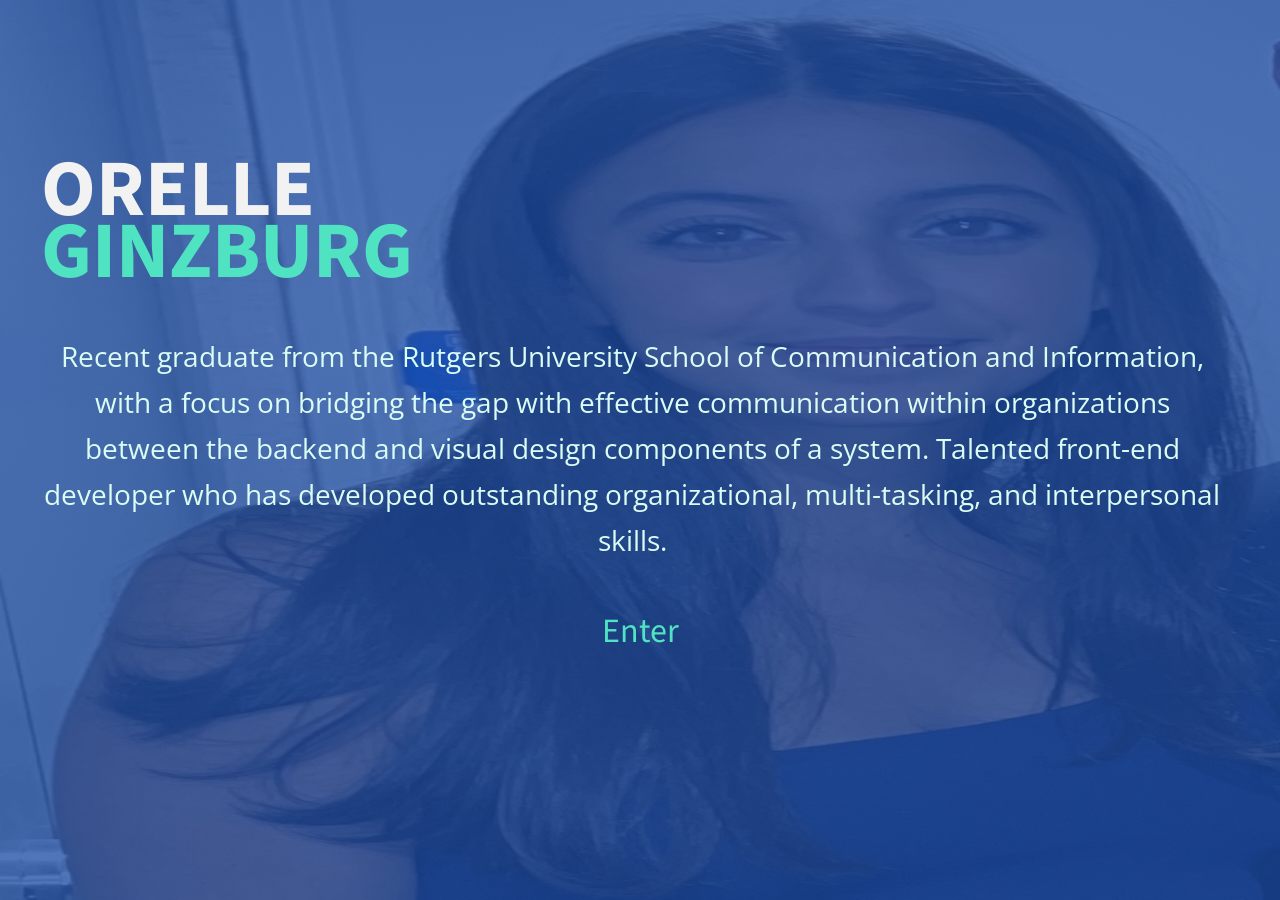
<file: index.html>
<!DOCTYPE html>
<html lang="en">
   <head>
      <meta charset="UTF-8" />
      <meta content="ie=edge" http-equiv="X-UA-Compatible" />
      <!-- PLEASE FILL IN YOUR NAME IN THE TITLE-->
      <title>
         Orelle Ginzburg
      </title>
      <!-- CSS is already linked for you-->
      <link rel="preconnect" href="https://fonts.gstatic.com" />

      <link href="https://fonts.googleapis.com/css2?family=Open+Sans:ital,wght@0,300;0,400;0,600;0,700;0,800;1,300;1,400;1,600;1,700;1,800&family=Source+Sans+Pro:wght@900&display=swap" rel="stylesheet" />

      <link href="styles/normalize.css" rel="stylesheet" />
      <link href="styles/main.css" rel="stylesheet" />

      <script src="scripts/main.js" defer></script>
   </head>
   <body class="index">
      <h1>ORELLE</h1>
      <h2>GINZBURG</h2>

      <div class="container">
         <p>Recent graduate from the Rutgers University School of Communication and Information, with a focus on bridging the gap with effective communication within organizations between the backend and visual design components of a system. Talented front-end developer who has developed outstanding organizational, multi-tasking, and interpersonal skills.</p>
         <a href="experience.html">Enter</a>
      </div>

      <!--Navigation Bars: aka--hamburger nav
      <svg xmlns="http://www.w3.org/2000/svg" width="24" height="24" viewBox="0 0 24 24" fill="none" stroke="#000000" stroke-width="2" stroke-linecap="round" stroke-linejoin="round">
         <line x1="3" y1="12" x2="21" y2="12"></line>
         <line x1="3" y1="6" x2="21" y2="6"></line>
         <line x1="3" y1="18" x2="21" y2="18"></line>
      </svg>

      
      <svg xmlns="http://www.w3.org/2000/svg" width="24" height="24" viewBox="0 0 24 24" fill="none" stroke="#000000" stroke-width="2" stroke-linecap="round" stroke-linejoin="round">
         <polyline points="16 18 22 12 16 6"></polyline>
         <polyline points="8 6 2 12 8 18"></polyline>
      </svg>

      
      <svg xmlns="http://www.w3.org/2000/svg" width="24" height="24" viewBox="0 0 24 24" fill="none" stroke="#000000" stroke-width="2" stroke-linecap="round" stroke-linejoin="round">
         <g fill="none" fill-rule="evenodd"><path d="M18 14v5a2 2 0 0 1-2 2H5a2 2 0 0 1-2-2V8c0-1.1.9-2 2-2h5M15 3h6v6M10 14L20.2 3.8" /></g>
      </svg>

      <
      <svg xmlns="http://www.w3.org/2000/svg" width="24" height="24" viewBox="0 0 24 24" fill="#000"><path d="M22.23 0H1.77C.8 0 0 .77 0 1.72v20.56C0 23.23.8 24 1.77 24h20.46c.98 0 1.77-.77 1.77-1.72V1.72C24 .77 23.2 0 22.23 0zM7.27 20.1H3.65V9.24h3.62V20.1zM5.47 7.76h-.03c-1.22 0-2-.83-2-1.87 0-1.06.8-1.87 2.05-1.87 1.24 0 2 .8 2.02 1.87 0 1.04-.78 1.87-2.05 1.87zM20.34 20.1h-3.63v-5.8c0-1.45-.52-2.45-1.83-2.45-1 0-1.6.67-1.87 1.32-.1.23-.11.55-.11.88v6.05H9.28s.05-9.82 0-10.84h3.63v1.54a3.6 3.6 0 0 1 3.26-1.8c2.39 0 4.18 1.56 4.18 4.89v6.21z" /></svg>

     
      <svg xmlns="http://www.w3.org/2000/svg" width="24" height="24" viewBox="0 0 24 24" fill="#000"><path d="M12.04 3.5c.59 0 7.54.02 9.34.5a3.02 3.02 0 0 1 2.12 2.15C24 8.05 24 12 24 12v.04c0 .43-.03 4.03-.5 5.8A3.02 3.02 0 0 1 21.38 20c-1.76.48-8.45.5-9.3.51h-.17c-.85 0-7.54-.03-9.29-.5A3.02 3.02 0 0 1 .5 17.84c-.42-1.61-.49-4.7-.5-5.6v-.5c.01-.9.08-3.99.5-5.6a3.02 3.02 0 0 1 2.12-2.14c1.8-.49 8.75-.51 9.34-.51zM9.54 8.4v7.18L15.82 12 9.54 8.41z" /></svg>

     
      <svg xmlns="http://www.w3.org/2000/svg" width="24" height="24" viewBox="0 0 24 24" fill="#000"><path d="M24 4.37a9.6 9.6 0 0 1-2.83.8 5.04 5.04 0 0 0 2.17-2.8c-.95.58-2 1-3.13 1.22A4.86 4.86 0 0 0 16.61 2a4.99 4.99 0 0 0-4.79 6.2A13.87 13.87 0 0 1 1.67 2.92 5.12 5.12 0 0 0 3.2 9.67a4.82 4.82 0 0 1-2.23-.64v.07c0 2.44 1.7 4.48 3.95 4.95a4.84 4.84 0 0 1-2.22.08c.63 2.01 2.45 3.47 4.6 3.51A9.72 9.72 0 0 1 0 19.74 13.68 13.68 0 0 0 7.55 22c9.06 0 14-7.7 14-14.37v-.65c.96-.71 1.79-1.6 2.45-2.61z" /></svg>

      
      <svg xmlns="http://www.w3.org/2000/svg" width="24" height="24" viewBox="0 0 24 24" fill="#000"><path d="M16.98 0a6.9 6.9 0 0 1 5.08 1.98A6.94 6.94 0 0 1 24 7.02v9.96c0 2.08-.68 3.87-1.98 5.13A7.14 7.14 0 0 1 16.94 24H7.06a7.06 7.06 0 0 1-5.03-1.89A6.96 6.96 0 0 1 0 16.94V7.02C0 2.8 2.8 0 7.02 0h9.96zm.05 2.23H7.06c-1.45 0-2.7.43-3.53 1.25a4.82 4.82 0 0 0-1.3 3.54v9.92c0 1.5.43 2.7 1.3 3.58a5 5 0 0 0 3.53 1.25h9.88a5 5 0 0 0 3.53-1.25 4.73 4.73 0 0 0 1.4-3.54V7.02a5 5 0 0 0-1.3-3.49 4.82 4.82 0 0 0-3.54-1.3zM12 5.76c3.39 0 6.2 2.8 6.2 6.2a6.2 6.2 0 0 1-12.4 0 6.2 6.2 0 0 1 6.2-6.2zm0 2.22a3.99 3.99 0 0 0-3.97 3.97A3.99 3.99 0 0 0 12 15.92a3.99 3.99 0 0 0 3.97-3.97A3.99 3.99 0 0 0 12 7.98zm6.44-3.77a1.4 1.4 0 1 1 0 2.8 1.4 1.4 0 0 1 0-2.8z" /></svg>
      -->
   </body>
</html>
</file>
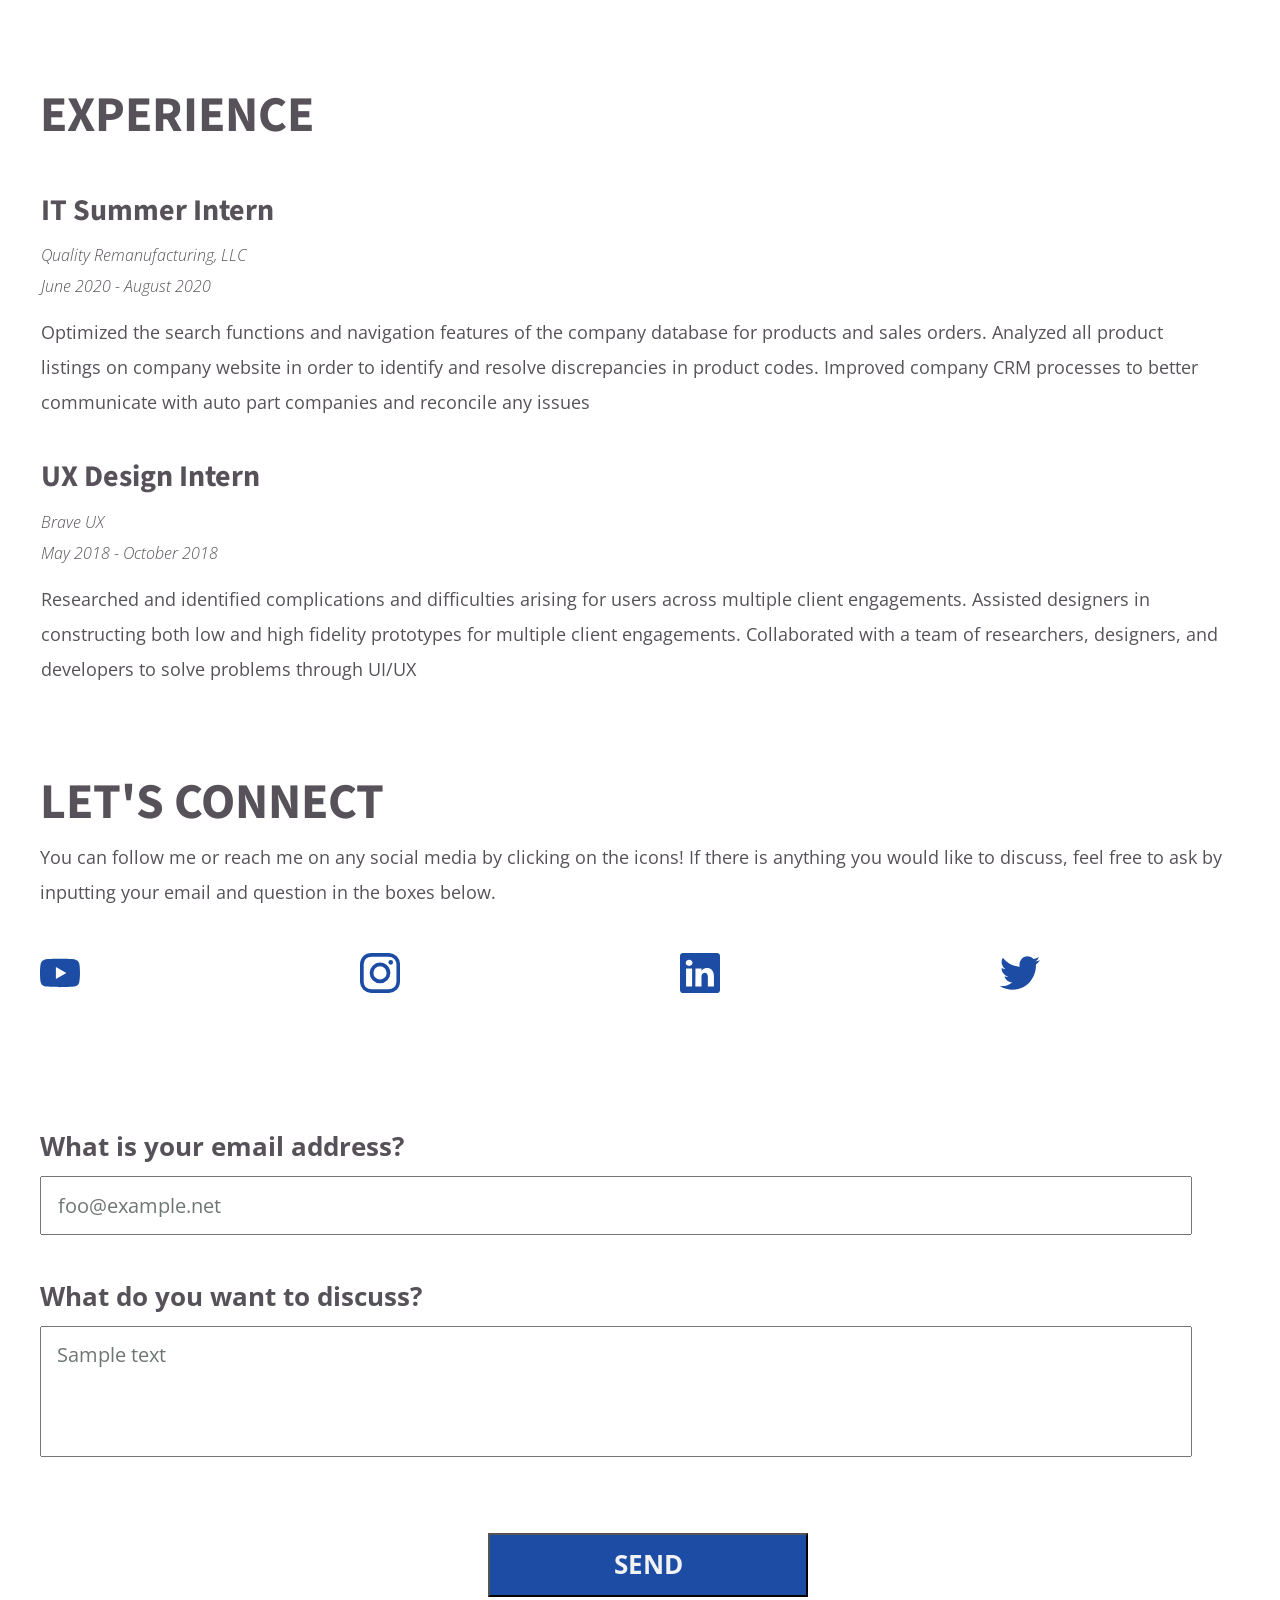
<file: experience.html>
<!DOCTYPE html>
<html class="xprnc" lang="en">
   <head>
      <meta charset="UTF-8" />
      <meta content="ie=edge" http-equiv="X-UA-Compatible" />
      <!-- PLEASE FILL IN YOUR NAME IN THE TITLE-->
      <title>
         Orelle Ginzburg
      </title>
      <!-- CSS is already linked for you-->
      <link rel="preconnect" href="https://fonts.gstatic.com" />

      <link href="https://fonts.googleapis.com/css2?family=Open+Sans:ital,wght@0,300;0,400;0,600;0,700;0,800;1,300;1,400;1,600;1,700;1,800&family=Source+Sans+Pro:wght@900&display=swap" rel="stylesheet" />

      <link href="styles/normalize.css" rel="stylesheet" />
      <link href="styles/main.css" rel="stylesheet" />

      <script src="scripts/main.js" defer></script>
   </head>
   <body class="xp">
   <body onload='closeNav()'>
      <div id="beforeNav" class="underlay">
         <!--Navigation Bars: aka--hamburger nav -->
         <span onclick="openNav()">
            <svg class="nav-bar1" xmlns="http://www.w3.org/2000/svg" viewBox="0 0 24 24" fill="none" stroke="var(--duckegg)" stroke-width="3" stroke-linecap="round" stroke-linejoin="round">
               <line x1="3" y1="12" x2="21" y2="12"></line>
               <line x1="3" y1="6" x2="21" y2="6"></line>
               <line x1="3" y1="18" x2="21" y2="18"></line>
            </svg>
         </span>
         
         <div class="resume">
            <h3>EXPERIENCE</h3>
               <div class="report">
                  <h4>IT Summer Intern</h4>
                  <p2>Quality Remanufacturing, LLC</p2>
                  <p2>June 2020 - August 2020</p2>
                  <p3>Optimized the search functions and navigation features of the company database for products and sales orders. Analyzed all product listings on company website in order to identify and resolve discrepancies in product codes. Improved company CRM processes to better communicate with auto part companies and reconcile any issues </p3>

                  <h4>UX Design Intern</h4>
                  <p2>Brave UX</p2>
                  <p2>May 2018 - October 2018</p2>
                  <p3>Researched and identified complications and difficulties arising for users across multiple client engagements. Assisted designers in constructing both low and high fidelity prototypes for multiple client engagements. Collaborated with a team of researchers, designers, and developers to solve problems through UI/UX </p3>
               </div>
            <h3>LET'S CONNECT</h3>
            <p class="connect">You can follow me or reach me on any social media by clicking on the icons! If there is anything you would like to discuss, feel free to ask by inputting your email and question in the boxes below.</p>
         </div>

         <div class="social">
            <!-- YouTube-->
            <a href="https://www.youtube.com">
            <svg xmlns="http://www.w3.org/2000/svg" width="4rem" height="4rem" viewBox="0 0 24 24" fill="var(--darkblue)""><path d="M12.04 3.5c.59 0 7.54.02 9.34.5a3.02 3.02 0 0 1 2.12 2.15C24 8.05 24 12 24 12v.04c0 .43-.03 4.03-.5 5.8A3.02 3.02 0 0 1 21.38 20c-1.76.48-8.45.5-9.3.51h-.17c-.85 0-7.54-.03-9.29-.5A3.02 3.02 0 0 1 .5 17.84c-.42-1.61-.49-4.7-.5-5.6v-.5c.01-.9.08-3.99.5-5.6a3.02 3.02 0 0 1 2.12-2.14c1.8-.49 8.75-.51 9.34-.51zM9.54 8.4v7.18L15.82 12 9.54 8.41z" /></svg>
            </a>
            <!--Instagram-->
            <a href="https://www.instagram.com">
            <svg xmlns="http://www.w3.org/2000/svg" width="4rem" height="4rem" viewBox="0 0 24 24" fill="var(--darkblue)"><path d="M16.98 0a6.9 6.9 0 0 1 5.08 1.98A6.94 6.94 0 0 1 24 7.02v9.96c0 2.08-.68 3.87-1.98 5.13A7.14 7.14 0 0 1 16.94 24H7.06a7.06 7.06 0 0 1-5.03-1.89A6.96 6.96 0 0 1 0 16.94V7.02C0 2.8 2.8 0 7.02 0h9.96zm.05 2.23H7.06c-1.45 0-2.7.43-3.53 1.25a4.82 4.82 0 0 0-1.3 3.54v9.92c0 1.5.43 2.7 1.3 3.58a5 5 0 0 0 3.53 1.25h9.88a5 5 0 0 0 3.53-1.25 4.73 4.73 0 0 0 1.4-3.54V7.02a5 5 0 0 0-1.3-3.49 4.82 4.82 0 0 0-3.54-1.3zM12 5.76c3.39 0 6.2 2.8 6.2 6.2a6.2 6.2 0 0 1-12.4 0 6.2 6.2 0 0 1 6.2-6.2zm0 2.22a3.99 3.99 0 0 0-3.97 3.97A3.99 3.99 0 0 0 12 15.92a3.99 3.99 0 0 0 3.97-3.97A3.99 3.99 0 0 0 12 7.98zm6.44-3.77a1.4 1.4 0 1 1 0 2.8 1.4 1.4 0 0 1 0-2.8z" /></svg>
            </a>
            <!-- LinkedIn-->
            <a href="https://www.linkedin.com">
            <svg xmlns="http://www.w3.org/2000/svg" width="4rem" height="4rem" viewBox="0 0 24 24" fill="var(--darkblue)""><path d="M22.23 0H1.77C.8 0 0 .77 0 1.72v20.56C0 23.23.8 24 1.77 24h20.46c.98 0 1.77-.77 1.77-1.72V1.72C24 .77 23.2 0 22.23 0zM7.27 20.1H3.65V9.24h3.62V20.1zM5.47 7.76h-.03c-1.22 0-2-.83-2-1.87 0-1.06.8-1.87 2.05-1.87 1.24 0 2 .8 2.02 1.87 0 1.04-.78 1.87-2.05 1.87zM20.34 20.1h-3.63v-5.8c0-1.45-.52-2.45-1.83-2.45-1 0-1.6.67-1.87 1.32-.1.23-.11.55-.11.88v6.05H9.28s.05-9.82 0-10.84h3.63v1.54a3.6 3.6 0 0 1 3.26-1.8c2.39 0 4.18 1.56 4.18 4.89v6.21z" /></svg>
            </a>
            <!-- Twitter-->
            <a href="https://twitter.com/?lang=en">
            <svg xmlns="http://www.w3.org/2000/svg" width="4rem" height="4rem" viewBox="0 0 24 24" fill="var(--darkblue)"><path d="M24 4.37a9.6 9.6 0 0 1-2.83.8 5.04 5.04 0 0 0 2.17-2.8c-.95.58-2 1-3.13 1.22A4.86 4.86 0 0 0 16.61 2a4.99 4.99 0 0 0-4.79 6.2A13.87 13.87 0 0 1 1.67 2.92 5.12 5.12 0 0 0 3.2 9.67a4.82 4.82 0 0 1-2.23-.64v.07c0 2.44 1.7 4.48 3.95 4.95a4.84 4.84 0 0 1-2.22.08c.63 2.01 2.45 3.47 4.6 3.51A9.72 9.72 0 0 1 0 19.74 13.68 13.68 0 0 0 7.55 22c9.06 0 14-7.7 14-14.37v-.65c.96-.71 1.79-1.6 2.45-2.61z" /></svg>
            </a>
         </div>

         <div class="reach">
            <p4>What is your email address?</p4>
            <form class="email"><input type="email" value="foo@example.net" style="padding: 1.6rem; color: var(--gray); width: 90%; margin: 1.2rem 0rem 4.3rem 0rem;"/></form>
            <p4>What do you want to discuss?</p4>
            <form class="discuss"><textarea style="padding: 1.6rem; color: var(--gray); width: 90%; height: 13.1rem; margin: 1.2rem 0rem 4.3rem 0rem; resize: none;"/>Sample text</textarea>
            <button class="send">SEND</button>
         </div>
      </div>   


      <div id="myNav" class=overlay>
         <span onclick="closeNav()">          
            <svg class="nav-bar2" xmlns="http://www.w3.org/2000/svg" viewBox="0 0 24 24" fill="none" stroke="var(--duckegg)" stroke-width="3" stroke-linecap="round" stroke-linejoin="round">
               <line x1="3" y1="12" x2="21" y2="12"></line>
               <line x1="3" y1="6" x2="21" y2="6"></line>
               <line x1="3" y1="18" x2="21" y2="18"></line>
            </svg>
         </span>

         <div class="coursework">
            <h1>ORELLE</h1>
            <h2>GINZBURG</h2>
            <p>Recent graduate from the Rutgers University School of Communication and Information, with a focus on bridging the gap with effective communication within organizations between the backend and visual design components of a system. Talented front-end developer who has developed outstanding organizational, multi-tasking, and interpersonal skills.</p>

            <h1>RELEVANT</h1>
            <h2>COURSEWORK</h2>
            <h3>Web Design 1</h3>
            <p>This course focuses on the role that web pages play in an organization's public profile, and on establishing linkages between specific content and organizational and client needs in a web-based environment. It addresses principles and skills of web design using current W3C standards, website access, usability and evaluation. It also addresses developing website content tailored to specific audiences.</p>
            <h3>Advanced Web Technologies</h3>
            <p>With the advent of the Extensible Markup language, web developers have the opportunity to build richer, more fully interactive sites by tapping into the power of a series of flexible and robust technologies that permit more effective sharing of information between organizations. Students will be starting with the fundamentals of XML and moving on into discussions and implementations of XHTML, Schema, DTDs, RSS, Web Services, AJAX and other XML-based frameworks for Web development. Particular attention will be paid to the issues surrounding open source development efforts and the business case for various technologies and their alternatives.</p>

            <h1>MY</h1>
            <h2>PORTFOLIO</h2>
            <h3>Railway Booking Sysytem</h3>
            <p>A relational database system to support the operations of an online railway booking system (think NJ transit). Includes searching for train schedules, customer login and reservation, customer representative funcationality, and admin functionality. User interface written in HTML, MySQL for the database server, and Java, Javascript, and JDBC for connectivity between the user interface and database server.</p>
         </div>
            
         <div class="links">
            <div class="project">
               <h1>SEE THE LIVE PROJECT
               <svg xmlns="http://www.w3.org/2000/svg" width="1.8rem" height="1.8rem" viewBox="0 0 24 24" fill="none" stroke="var(--aqua63)" stroke-width="2" stroke-linecap="round" stroke-linejoin="round">
                  <g fill="none" fill-rule="evenodd"><path d="M18 14v5a2 2 0 0 1-2 2H5a2 2 0 0 1-2-2V8c0-1.1.9-2 2-2h5M15 3h6v6M10 14L20.2 3.8" /></g>
               </svg>
               </h1>
            </div>
            <div class="github">
               <h1>SEE THE CODE ON GITHUB
               <!-- Code-->
               <a href="https://github.com/ninaychung/DBMS">   
               <svg xmlns="http://www.w3.org/2000/svg" width="1.8rem" height="1.8rem" viewBox="0 0 24 24" fill="none" stroke="var(--aqua63)" stroke-width="2" stroke-linecap="round" stroke-linejoin="round">
                  <polyline points="16 18 22 12 16 6"></polyline>
                  <polyline points="8 6 2 12 8 18"></polyline>
               </svg>
            </a>
               </h1>
            </div>
         </div>
      </div>
   
   
   </body>
</html>
</file>
<file: styles/main.css>
:root {
   --headline-font: "Source Sans Pro", sans-serif;
   --body-font: "Open Sans", sans-serif;
   --white: #f2f2f2;
   --aqua: #50e3c2;
   --aqua63: rgba(80, 227, 194, 0.63);
   --duckegg: #dafcf5;
   --translucent: rgba(28, 76, 164, 0.77);
   --darkblue: #1c4ca4;
   --purplegray: #575159;
   --gray: #6e7674;
   --bg-white: #ffffff;
}

/* css for index page */
html {
   font-size: 62.5%;
}

body.index {
   font-size: 1rem;
   background-image: linear-gradient(rgba(28, 76, 164, 0.77), rgba(28, 76, 164, 0.77)), url("../images/grad.jpg");
   background-size: 100vw 100vh;
   background-repeat: none;
}

h1 {
   font-family: var(--headline-font);
   font-size: 5.6rem;
   line-height: 5.6rem;
   color: #f2f2f2;
   margin: 8.4rem 2rem 0rem 1.9rem;
}

h2 {
   font-family: var(--headline-font);
   font-size: 5.6rem;
   line-height: 5.6rem;
   color: #50e3c2;
   margin: 0rem 2rem 0rem 1.9rem;
}

p {
   font-size: 2.4rem;
   margin: 4rem 2rem 4.9rem 1.5rem;
   line-height: 4.6rem;
   font-family: var(--body-font);
   color: #dafcf5;
}

a {
   font-size: 3.4rem;
   color: #50e3c2;
   font-family: var(--headline-font);
   text-decoration: none;
   text-align: center;
}

.container {
   display: inline-flex;
   flex-direction: column;
   flex-grow: 1;
   justify-content: center;
}

/* css for experience page */
body.xp {
   background-color: var(--bg-white);
   color: var(--purplegray);
}

svg.nav-bar1 {
   background-color: var(--darkblue);
   border: none;
   float: right;
   padding: 0rem 1.5rem 0rem 1.5rem;
   width: 5.7rem;
   height: 8.5rem;
}

svg.nav-bar2 {
   background-color: var(--darkblue);
   border: none;
   float: right;
   padding: 0rem 1.5rem 0rem 1.5rem;
   width: 5.7rem;
   height: 8.5rem;
}

h3 {
   font-size: 3.8rem;
   padding: 2.1rem 0rem 0rem 1.1rem;
   font-family: var(--headline-font);
}

h4 {
   font-size: 2.6rem;
   font-family: var(--headline-font);
   margin: 2.2rem 0rem 1.2rem 0rem;
}

p2 {
   font-size: 1.6rem;
   font-family: var(--body-font);
   font-style: italic;
   font-weight: lighter;
   line-height: 3.1rem;
}

p3 {
   font-size: 1.8rem;
   line-height: 3.5rem;
   font-family: var(--body-font);
   margin-top: 1.3rem;
}

p.connect {
   font-size: 1.8rem;
   line-height: 3.5rem;
   font-family: var(--body-font);
   margin: 0rem 2.4rem 0rem 1.2rem;
   color: var(--purplegray);
}

.social {
   display: grid;
   grid-template-columns: 25% 25% 25% 25%;
   justify-items: start;
   align-items: end;
   margin-top: 4.3rem;
   margin-left: 1.2rem;
}

.reach {
   font-size: 2rem;
   margin-top: 4rem;
   line-height: 2.7rem;
   margin-left: 1.2rem;
   font-family: var(--body-font);
   font-weight: bold;
   margin-bottom: 1.2rem;
}

button.send {
   background-color: var(--darkblue);
   color: var(--white);
   font-family: var(--body-font);
   font-weight: bold;
   width: 90%;
   height: 6.4rem;
   font-size: 2.6rem;
   margin-top: 2.7rem;
}

.report {
   margin-right: 2rem;
   margin-left: 1.6rem;
   display: inline-flex;
   flex-direction: column;
}

/* css for  nav bar open*/
.overlay {
   margin-left: 1.1rem;
}

.coursework h1 {
   font-size: 2.8rem;
   padding-top: 7.9rem;
   margin-top: 0;
   margin-right: 0.6rem;
   margin-left: 0;
   display: inline-block;
   /* line-height: 5.6rem; */
   /* margin: 8.4rem 2rem 0rem 1.9rem; */
}

.coursework h2 {
   font-size: 2.8rem;
   font-family: var(--headline-font);
   display: inline-block;
   margin-left: 0rem;
   /* line-height: 5.6rem; */
   /* margin: 0rem 2rem 0rem 1.9rem; */
}

.coursework h3 {
   font-size: 2.4rem;
   color: var(--white);
   margin-top: 2.4rem;
   margin-left: 0.7rem;
   padding: 0;
   /* padding: 2.1rem 0rem 0rem 1.1rem; */
}

.coursework p {
   font-size: 2rem;
   line-height: 3rem;
   color: var(--duckegg);
   margin: 0.5rem 2.1rem 2.2rem 0.4rem;
}

.links h1 {
   font-size: 2.4rem;
   color: var(--aqua63);
   font-family: var(--headline-font);
   margin: 2.7rem 0rem;
}

/* for tablet */
@media only screen and (min-width: 768px) {
   body.index {
      background-image: linear-gradient(rgba(28, 76, 164, 0.77), rgba(28, 76, 164, 0.77)), url("../images/grad.jpg");
      background-size: 100vw 100vh;
   }

   h1 {
      font-family: var(--headline-font);
      font-size: 8rem;
      line-height: 6.2rem;
      color: #f2f2f2;
      margin: 15.9rem 0rem 0rem 4.1rem;
   }

   h2 {
      font-family: var(--headline-font);
      font-size: 8rem;
      line-height: 6.2rem;
      color: #50e3c2;
      margin: 0rem 0rem 0rem 4.1rem;
   }

   p {
      font-size: 2.8rem;
      display: flex;
      text-align: center;
      margin: 5rem 5.7rem 4.9rem 4.1rem;
      line-height: 4.6rem;
      font-family: var(--body-font);
      color: #dafcf5;
   }

   .container {
      display: flex;
      justify-content: center;
      align-content: center;
      flex-direction: column;
   }

   /* experience page */
   svg.nav-bar1 {
      background-color: var(--darkblue);
      border: none;
      position: absolute;
      left: 100%;
      top: 0;
      padding: 3.7rem 2.5rem 95vh 2.5rem;
      width: 7.8rem;
      height: 100vh;
      margin-right: 0;
   }

   #beforeNav {
      margin-right: 3.6rem;
      margin-left: 2.5rem;
   }

   h3 {
      font-size: 5rem;
      padding: 3.7rem 0rem 0rem 0rem;
      font-family: var(--headline-font);
      margin-bottom: 0.9rem;
      margin-left: 1.5rem;
   }

   h4 {
      font-size: 3rem;
      font-family: var(--headline-font);
      margin: 4rem 0rem 1.2rem 0rem;
   }

   p2 {
      font-size: 1.6rem;
      font-family: var(--body-font);
      font-style: italic;
      font-weight: lighter;
      line-height: 3.1rem;
      margin-left: 0;
   }

   p3 {
      font-size: 1.8rem;
      line-height: 3.5rem;
      font-family: var(--body-font);
      margin-top: 1.3rem;
      margin-left: 0;
   }
   p4 {
      font-size: 2.6rem;
      line-height: 3.6rem;
   }

   p.connect {
      font-size: 1.8rem;
      line-height: 3.5rem;
      font-family: var(--body-font);
      margin: 0rem 0rem 0rem 1.5rem;
      text-align: left;
      color: var(--purplegray);
   }

   .social {
      display: grid;
      grid-template-columns: 25% 25% 25% 25%;
      justify-items: start;
      align-items: end;
      margin-top: 4.3rem;
      margin-left: 1.5rem;
      width: 100vw;
      margin-bottom: 12.6rem;
   }

   .reach {
      font-size: 2rem;
      margin-top: 4rem;
      line-height: 2.7rem;
      margin-left: 1.5rem;
      font-family: var(--body-font);
      font-weight: bold;
      margin-bottom: 1.2rem;
      width: 100vw;
   }

   button.send {
      background-color: var(--darkblue);
      color: var(--white);
      font-family: var(--body-font);
      font-weight: bold;
      width: 25vw;
      height: 6.4rem;
      font-size: 2.6rem;
      margin-top: 2.7rem;
      margin-left: 35%;
   }

   svg.nav-bar2 {
      background-color: var(--darkblue);
      border: none;
      position: absolute;
      left: 90%;
      padding: 2.5rem 1.5rem 2.5rem 1.5rem;
      width: 5.7rem;
      height: 8.7rem;
   }

   .overlay {
      text-align: right;
      margin-right: 2.5rem;
      margin-left: 27.7rem;
      padding-right: 0rem;
   }

   .coursework h1 {
      font-size: 3.4rem;
      padding-top: 7.9rem;
      margin-top: 0;
      margin-right: 0rem;
      margin-left: 0;
      display: inline-block;
      /* line-height: 5.6rem; */
      /* margin: 8.4rem 2rem 0rem 1.9rem; */
   }

   .coursework h2 {
      font-size: 3.4rem;
      font-family: var(--headline-font);
      display: inline-block;
      margin-left: 0.6rem;
      /* line-height: 5.6rem; */
      /* margin: 0rem 2rem 0rem 1.9rem; */
   }

   .coursework h3 {
      font-size: 2.4rem;
      line-height: 3.1rem;
      color: var(--white);
      margin-top: 2.4rem;
      margin-left: 0.7rem;
      padding: 0;
      /* padding: 2.1rem 0rem 0rem 1.1rem; */
   }

   .coursework p {
      font-size: 2rem;
      line-height: 3rem;
      color: var(--duckegg);
      margin: 0.8rem 0rem 2.2rem 0rem;
      text-align: right;
   }

   .links h1 {
      font-size: 2.4rem;
      color: var(--aqua63);
      font-family: var(--headline-font);
      margin: 2.7rem 0rem;
   }
}

@media only screen and (min-width: 1440px) {
   html {
      display: flex;
      flex-direction: row;
      flex-grow: 1;
      background-image: url("../images/grad.jpg");
      background-size: cover;
      font-size: 62.5%;
   }

   body.index {
      background: #1c4ca4;
      height: 100vh;
      width: 38.4%;
   }

   h1 {
      font-family: var(--headline-font);
      font-size: 8rem;
      line-height: 6.2rem;
      color: #f2f2f2;
      margin: 15.9rem 14.2rem 0rem 4.1rem;
   }

   h2 {
      font-family: var(--headline-font);
      font-size: 8rem;
      line-height: 6.2rem;
      color: #50e3c2;
      margin: 0rem 14.2rem 0rem 4.1rem;
   }

   p {
      margin: 5rem 4rem 5rem 4.1rem;
      font-size: 2.8rem;
      line-height: 4.6rem;
      font-family: var(--body-font);
      color: #dafcf5;
      text-align: left;
   }

   a {
      font-size: 3.4rem;
      color: #50e3c2;
      font-family: var(--headline-font);
      text-decoration: none;
      text-align: center;
   }

   .container {
      display: inline-flex;
      flex-direction: column;
      flex-grow: 1;
      justify-content: center;
   }

   /* experience page */
}
</file>
